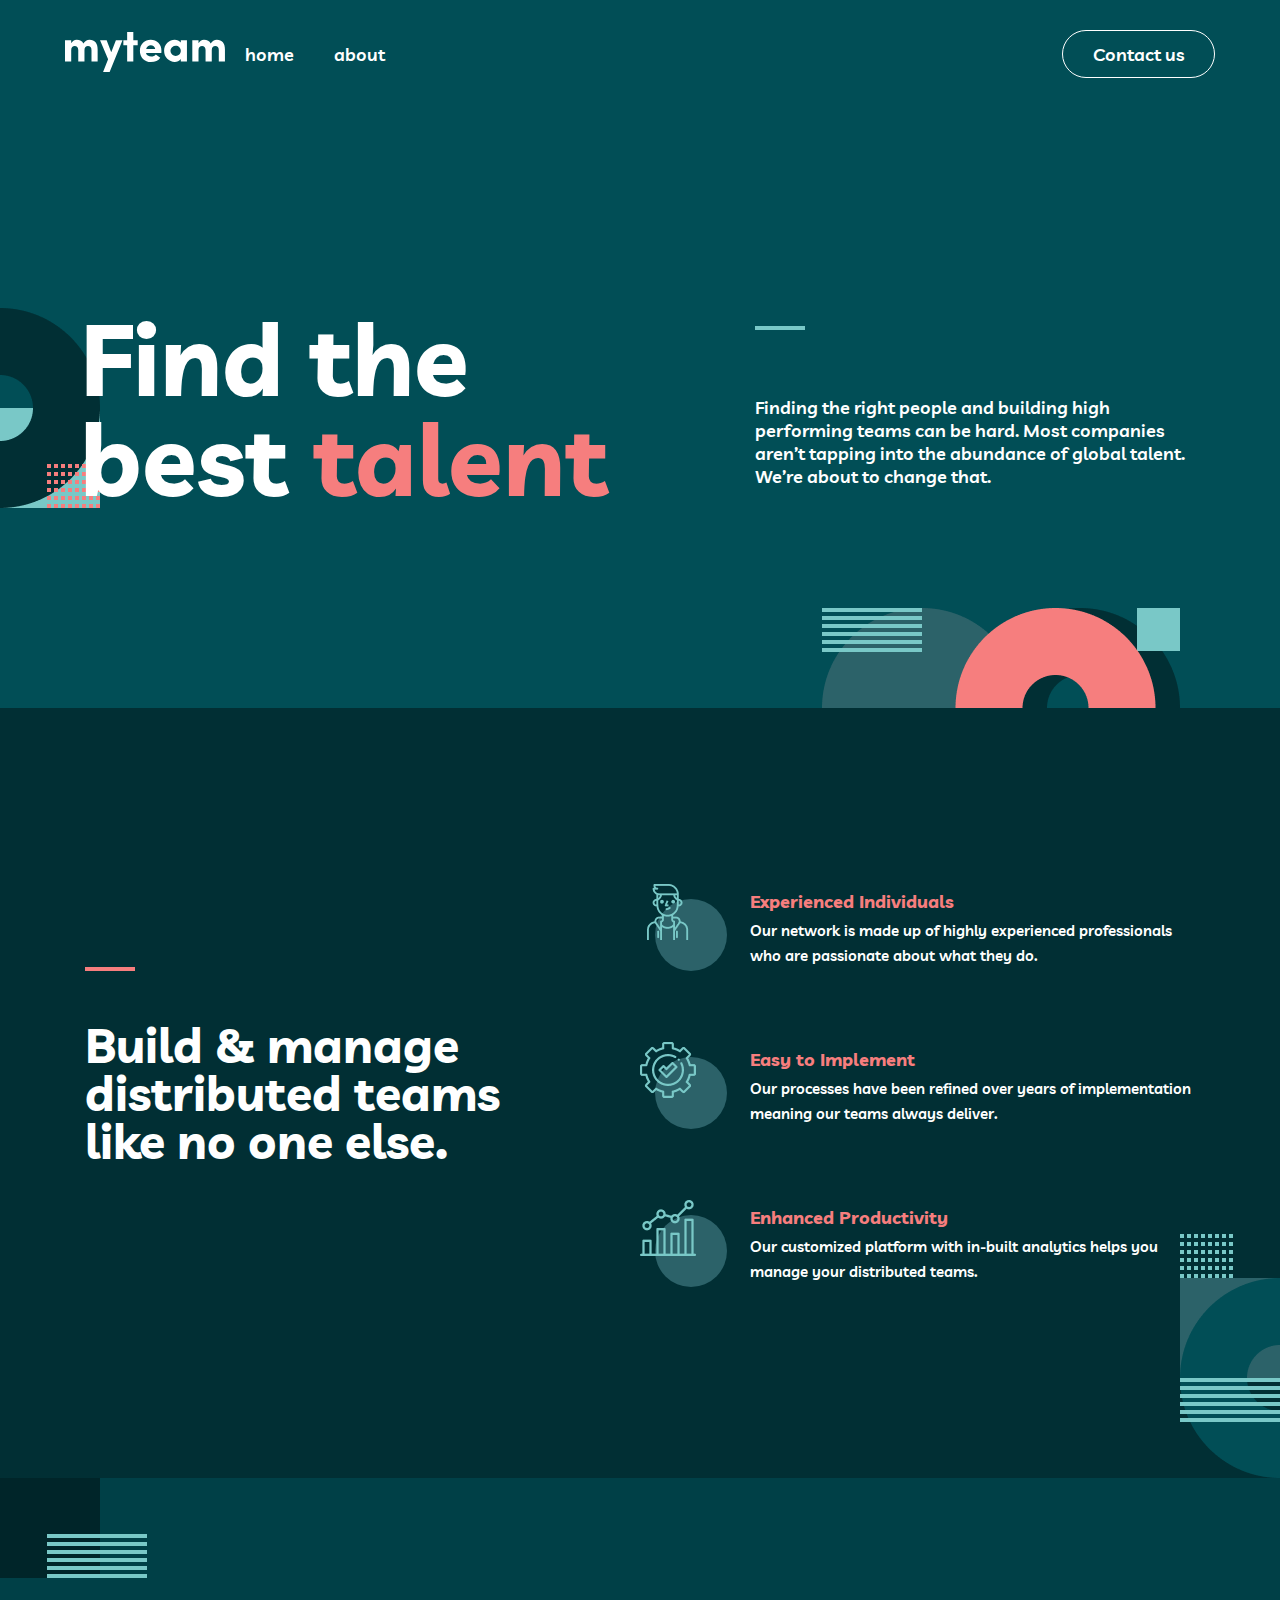
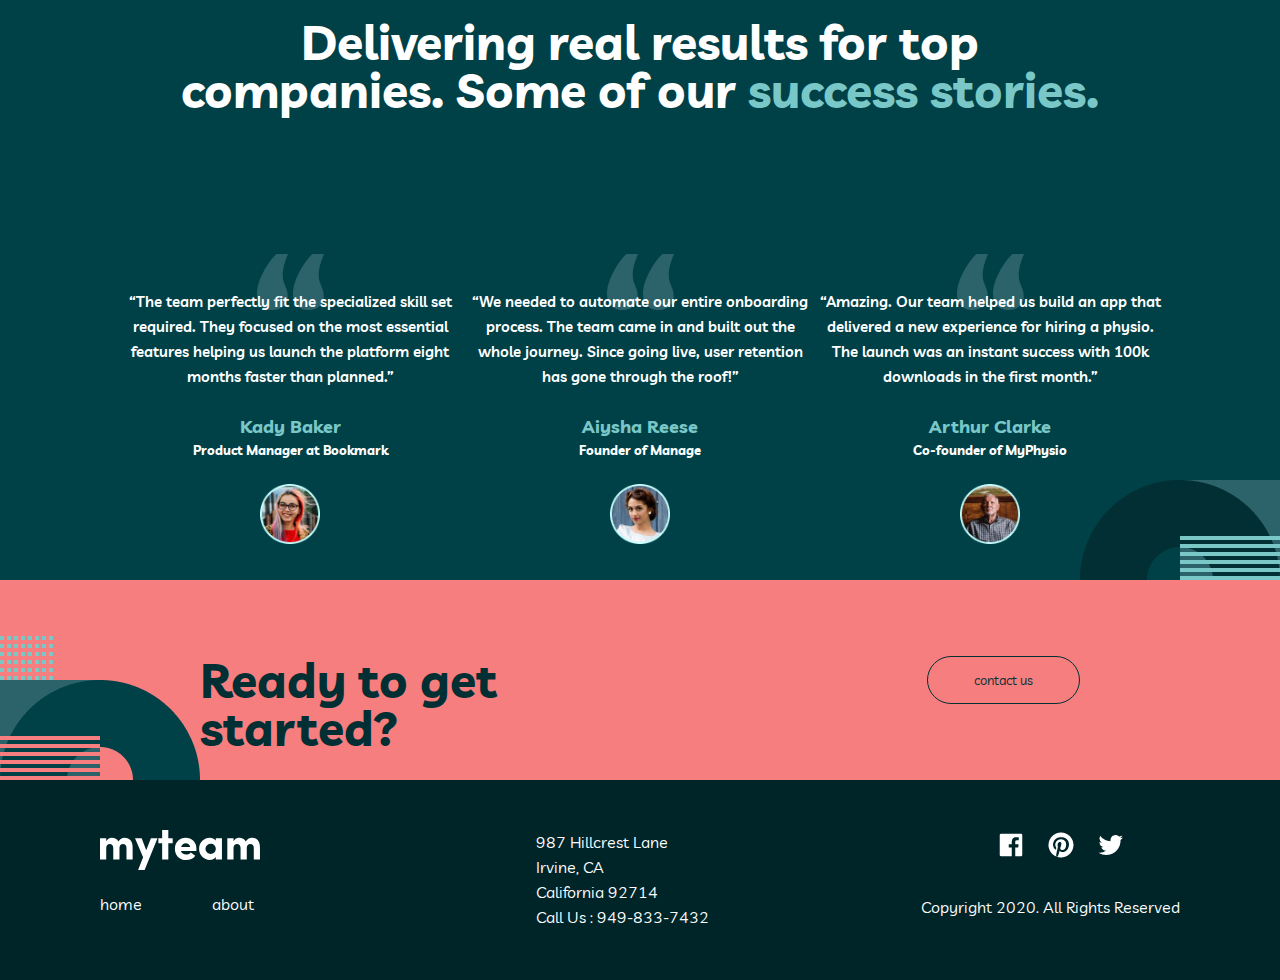
<file: index.html>
<!DOCTYPE html>
<html lang="en">

<head>
    <meta charset="UTF-8">
    <meta http-equiv="X-UA-Compatible" content="IE=edge">
    <meta name="viewport" content="width=device-width, initial-scale=1.0">
    
    <link rel="preconnect" href="https://fonts.googleapis.com">
    <link rel="preconnect" href="https://fonts.gstatic.com" crossorigin>
    <link href="https://fonts.googleapis.com/css2?family=Livvic:wght@400;500;600;700;900&display=swap" rel="stylesheet">
    <link rel="stylesheet" href="./css/main.css">
    <title>My Team</title>
</head>

<body>
    <header>
        <div class="container header-cont">
            <div class="logo-div">
                <a href="#">
                    <img src="./img/myteam.svg" alt="logo">
                </a>
                <ul class="nav-links">
                    <li class="nav-item">
                        <a href="#">
                            home
                        </a>
                    </li>
                    <li class="nav-item">
                        <a href="./about.html">
                            about
                        </a>
                    </li>
                </ul>
            </div>
            <div class="btn-div">
                <a href="./contact.html">
                    <button class="nav-btn">
                        Contact us
                    </button>
                </a>
            </div>
            <div class="nav-toggler">
                <span>

                </span>
            </div>
        </div>
    </header>
    <section class="sect1">
        <div class="container sect1-cont">
            <div class="main1">
                <h2>
                    Find the <br> best <span>talent </span>
                </h2>
            </div>
            <div class="second1">
                <p>
                    Finding the right people and building high performing teams can be hard. Most companies aren’t tapping into the abundance of global talent. We’re about to change that.
                </p>
            </div>
        </div>
    </section>
    <section class="sect2">
        <div class="container sect2-cont">
            <div class="sect2-main">
                <h2>
                    Build & manage distributed teams like no one else.
                </h2>
            </div>
            <div class="sect2-second">
                <ul class="sect2-links">
                    <li class="sect2-item">
                        <div class="sect2-img">
                            <img src="./img/prophile.png" alt="">
                        </div>
                        <div class="sect2-content">
                            <h3>
                                Experienced Individuals
                            </h3>
                            <p>
                                Our network is made up of highly experienced professionals who are passionate about what they do.
                            </p>
                        </div>
                    </li>
                    <li class="sect2-item">
                        <div class="sect2-img">
                            <img src="./img/gear.png" alt="">
                        </div>
                        <div class="sect2-content">
                            <h3>
                                Easy to Implement
                            </h3>
                            <p>
                                Our processes have been refined over years of implementation meaning our teams always deliver.
                            </p>
                        </div>
                    </li>
                    <li class="sect2-item">
                        <div class="sect2-img">
                            <img src="./img/diagram.png" alt="">
                        </div>
                        <div class="sect2-content">
                            <h3>
                                Enhanced Productivity
                            </h3>
                            <p>
                                Our customized platform with in-built analytics helps you manage your distributed teams.
                            </p>
                        </div>
                    </li>
                </ul>
            </div>
        </div>
    </section>
    <section class="sect3">
        <div class="container sect3-cont">
            <div class="sect3-main">
                <h2>
                    Delivering real results for top companies. Some of our <span> success stories.</span>
                </h2>
            </div>
            <div class="sect3-second">
                <ul class="sect-links">
                    <li class="sect3-item">
                        <div class="sect3-div">
                            <p>
                                “The team perfectly fit the specialized skill set required. They focused on the most essential features helping us launch the platform eight months faster than planned.” 
                            </p>
                            <h3>
                                Kady Baker
                            </h3>
                            <h4>
                                Product Manager at Bookmark
                            </h4>
                            <div class="sect3-img">
                                <img src="./img/kady.png" alt="">
                            </div>
                        </div>
                    </li>
                    <li class="sect3-item">
                        <div class="sect3-div">
                            <p>
                                “We needed to automate our entire onboarding process. The team came in and built out the whole journey. Since going live, user retention has gone through the roof!”
                            </p>
                            <h3>
                                Aiysha Reese
                            </h3>
                            <h4>
                                Founder of Manage
                            </h4>
                            <div class="sect3-img">
                                <img src="./img/aiysha.png" alt="">
                            </div>
                        </div>
                    </li>
                    <li class="sect3-item">
                        <div class="sect3-div">
                            <p>
                                “Amazing. Our team helped us build an app that delivered a new experience for hiring a physio. The launch was an instant success with 100k downloads in the first month.” 
                            </p>
                            <h3>
                                Arthur Clarke
                            </h3>
                            <h4>
                                Co-founder of MyPhysio
                            </h4>
                            <div class="sect3-img">
                                <img src="./img/arthur.png" alt="">
                            </div>
                        </div>
                    </li>
                </ul>
            </div>
        </div>
    </section>
    <section class="sect4">
        <div class="sect4-main">
            <h2>
                Ready to get started?
            </h2>
        </div>
        <div class="sect4-second">
            <button class="sect4-btn">
                <a href="./contact.html">
                    contact us
                </a>
            </button>
        </div>
    </section>
    <footer class="foot">
        <div class="footer-main">
            <a href="#">
                <img src="./img/myteam.svg" alt="">
            </a>
            <ul class="footer-link1">
                <li>
                    <a href="#">
                        home
                    </a>
                </li>
                <li>
                    <a href="./about.html">
                        about
                    </a>
                </li>
            </ul>
        </div>
        <div class="footer-second">
            <p>
                    987  Hillcrest Lane <br>
                    Irvine, CA <br>
                    California 92714 <br>
                    Call Us : 949-833-7432 <br>
            </p>
        </div>
        <div class="footer-third">
            <ul class="footer-links2">
                <li>
                    <a href="#">
                        <img src="./img/facebook-square-logo-24.png" alt="">
                    </a>
                </li>
                <li>
                    <a href="#">
                        <img src="./img/pinterest-logo-24.png" alt="">
                    </a>
                </li>
                <li>
                    <a href="#">
                        <img src="./img/twitter-logo-24.png" alt="">
                    </a>
                </li>
            </ul>
            <p>
                Copyright 2020. All Rights Reserved
            </p>
        </div>
    </footer>






    
</body>

</html>
</file>
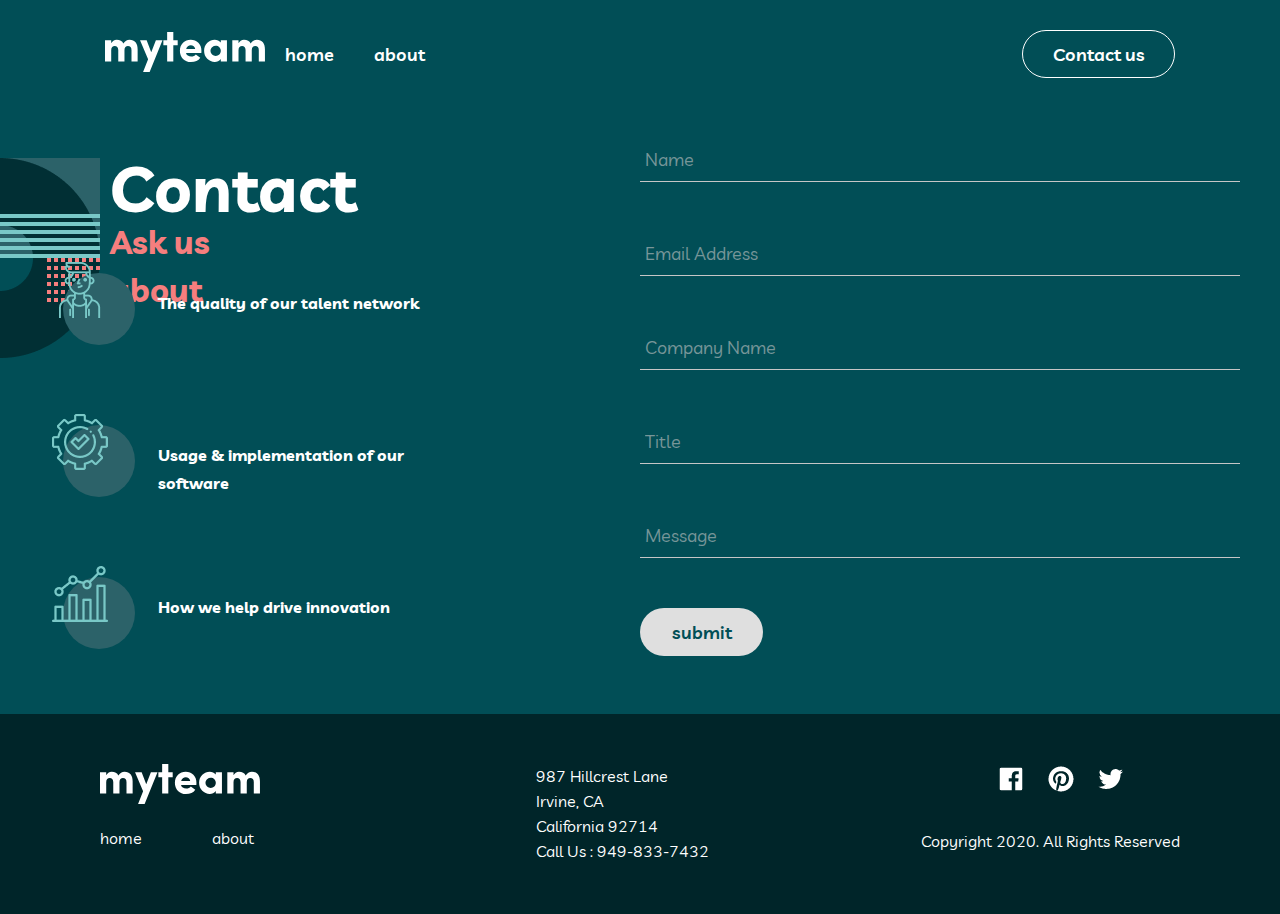
<file: contact.html>
<!DOCTYPE html>
<html lang="en">

<head>
    <meta charset="UTF-8">
    <meta http-equiv="X-UA-Compatible" content="IE=edge">
    <meta name="viewport" content="width=device-width, initial-scale=1.0">
    <title>Contact</title>
    <link rel="preconnect" href="https://fonts.googleapis.com">
    <link rel="preconnect" href="https://fonts.gstatic.com" crossorigin>
    <link href="https://fonts.googleapis.com/css2?family=Livvic:wght@400;500;600;700;900&display=swap" rel="stylesheet">
    <link rel="stylesheet" href="./css/contact.css">
</head>

<body>
    <header>
        <div class="container header-cont">
            <div class="logo-div">
                <a href="#">
                    <img src="./img/myteam.svg" alt="logo">
                </a>
                <ul class="nav-links">
                    <li class="nav-item">
                        <a href="./index.html">
                            home
                        </a>
                    </li>
                    <li class="nav-item">
                        <a href="./about.html">
                            about
                        </a>
                    </li>
                </ul>
            </div>
            <div class="btn-div">
                <a href="./contact.html">
                    <button class="nav-btn">
                        Contact us
                    </button>
                </a>
            </div>
            <div class="nav-toggler">
                <span>

                </span>
            </div>
        </div>
    </header>
    <section class="sect1">
        <div class="container">
            <div class="col-6 main">
                <h2 class="contact">
                    Contact
                </h2>
                <h3 class="ask">
                    Ask us about
                </h3>
                <ul class="sect2-links">
                    <li class="sect2-item">
                        <div class="sect2-img">
                            <img src="./img/prophile.png" alt="">
                        </div>
                        <div class="sect2-content">
                            <h3>
                                The quality of our talent network
                            </h3>
                        </div>
                    </li>
                    <li class="sect2-item">
                        <div class="sect2-img">
                            <img src="./img/gear.png" alt="">
                        </div>
                        <div class="sect2-content">
                            <h3>
                                Usage & implementation of our software
                            </h3>
                        </div>
                    </li>
                    <li class="sect2-item">
                        <div class="sect2-img">
                            <img src="./img/diagram.png" alt="">
                        </div>
                        <div class="sect2-content">
                            <h3>
                                How we help drive innovation
                            </h3>
                        </div>
                    </li>
                </ul>
            </div>
            <div class="col-6 second">
                <form action="#">
                    <div class="group">
                        <input class="input1" required="Enter your name" type="text"> <span class="bar"></span>
                        <label class="label">Name</label> <br> <br>
                    </div>
                    <div class="group">
                        <input class="input1" required="Enter your email" type="email"> <span class="bar"></span>
                        <label class="label">Email Address</label> <br> <br>
                    </div>
                    <div class="group">
                        <input class="input1" required="Enter your company name" type="text"> <span class="bar"></span>
                        <label class="label">Company Name</label> <br> <br>
                    </div>
                    <div class="group">
                        <input class="input1" required="Enter title" type="text"> <span class="bar"></span>
                        <label class="label">Title</label> <br> <br>
                    </div>
                    <div class="group">
                        <input class="input1" required="Enter your Message" type="text"> <span class="bar"></span>
                        <label class="label label-2">Message</label> <br> <br>
                    </div>
                    <input class="submit-btn" type="submit" value="submit">
                </form>
            </div>
        </div>
    </section>
    <footer class="foot">
        <div class="footer-main">
            <a href="#">
                <img src="./img/myteam.svg" alt="">
            </a>
            <ul class="footer-link1">
                <li>
                    <a href="./index.html">
                        home
                    </a>
                </li>
                <li>
                    <a href="./about.html">
                        about
                    </a>
                </li>
            </ul>
        </div>
        <div class="footer-second">
            <p>
                987 Hillcrest Lane <br>
                Irvine, CA <br>
                California 92714 <br>
                Call Us : 949-833-7432 <br>
            </p>
        </div>
        <div class="footer-third">
            <ul class="footer-links2">
                <li>
                    <a href="#">
                        <img src="./img/facebook-square-logo-24.png" alt="">
                    </a>
                </li>
                <li>
                    <a href="#">
                        <img src="./img/pinterest-logo-24.png" alt="">
                    </a>
                </li>
                <li>
                    <a href="#">
                        <img src="./img/twitter-logo-24.png" alt="">
                    </a>
                </li>
            </ul>
            <p>
                Copyright 2020. All Rights Reserved
            </p>
        </div>
    </footer>
</body>

</html>
</file>
<file: css/main.css>
* {
  margin: 0;
  padding: 0;
  box-sizing: border-box;
  font-family: "Livvic", sans-serif;
}

header {
  padding: 30px 65px;
  background-color: #014E56;
  position: relative;
}

.header-cont {
  width: 100%;
  display: flex;
  align-items: center;
  justify-content: space-between;
}

.logo-div {
  display: flex;
  justify-content: space-between;
  align-items: center;
}

.nav-links {
  display: flex;
  align-items: center;
  justify-content: space-between;
  list-style: none;
}

.nav-item {
  margin: 0 20px;
}
.nav-item a {
  text-decoration: none;
  font-size: 18px;
  font-weight: 600;
  color: #fff;
  transition: 0.5s;
}
.nav-item a:hover {
  color: #F67E7E;
}

.nav-btn {
  width: 153px;
  height: 48px;
  border: 1px solid #fff;
  border-radius: 25px;
  background-color: transparent;
  color: #fff;
  font-size: 18px;
  font-weight: 600;
  transition: 0.5s;
}

.nav-btn:hover {
  background-color: #fff;
  color: #014E56;
}

.nav-toggler {
  width: 45px;
  height: 40px;
  border: 1px solid transparent;
  cursor: pointer;
  position: sticky;
  right: 20px;
  top: 30px;
  border-radius: 5px;
  background: transparent;
  display: none;
  align-items: center;
  justify-content: center;
}

.nav-toggler span {
  height: 3px;
  width: 20px;
  background-color: #fff;
  display: inline-block;
  position: relative;
}

.nav-toggler span::before {
  content: "";
  width: 20px;
  height: 3px;
  background: #fff;
  position: absolute;
  top: -6px;
  left: 0;
}

.nav-toggler span::after {
  content: "";
  width: 20px;
  height: 3px;
  background: #fff;
  position: absolute;
  top: 6px;
  left: 0;
}

@media (max-width: 870px) {
  .nav-toggler {
    display: flex;
  }
  .nav-links {
    display: none;
  }
  .btn-div {
    display: none;
  }
  header {
    padding: 30px 45px;
    background-color: #014E56;
  }
}
.sect1 {
  padding: 200px 80px;
  background-color: #014E56;
  background-image: url(../img/Group7.png), url(../img/Group8.png);
  background-repeat: no-repeat;
  background-position: bottom right 100px, center left;
}

.sect1-cont {
  display: flex;
  align-items: flex-end;
  justify-content: space-between;
  position: relative;
}

.main1 h2 {
  font-size: 100px;
  font-weight: 700;
  color: #fff;
  line-height: 100px;
  width: 625px;
  height: 200px;
  font-family: "Livvic", sans-serif;
}
.main1 h2 span {
  color: #F67E7E;
}

.second1 p {
  width: 445px;
  height: 112px;
  font-size: 18px;
  font-weight: 600;
  color: #fff;
  font-family: "Livvic", sans-serif;
}

.second1 {
  position: relative;
}
.second1 p::before {
  content: "";
  width: 50px;
  height: 4px;
  background-color: #79C8C7;
  position: absolute;
  top: -70px;
}

@media (max-width: 1150px) {
  .sect1 {
    padding: 200px 30px;
    background-color: #014E56;
  }
}
@media (max-width: 1110px) {
  .sect1 {
    padding: 200px 30px;
    background-color: #014E56;
  }
  .main1 h2 {
    font-size: 80px;
    font-weight: 700;
    color: #fff;
    line-height: 80px;
    width: 555px;
    height: 160px;
    font-family: "Livvic", sans-serif;
  }
  .main1 h2 span {
    color: #F67E7E;
  }
  .second1 p {
    width: 405px;
    height: 90px;
    font-size: 16px;
    font-weight: 600;
    line-height: 20px;
    color: #fff;
    font-family: "Livvic", sans-serif;
  }
}
@media (max-width: 990px) {
  .main1 {
    top: 0;
    left: 0;
  }
  .second1 {
    position: absolute;
    bottom: 0;
    right: 0;
  }
}
@media (max-width: 890px) {
  .sect1-cont {
    display: flex;
    align-items: center;
    justify-content: center;
    flex-direction: column;
    position: relative;
  }
  .sect1-cont .main1 {
    position: relative;
    top: 0;
    left: 0;
  }
  .sect1-cont .second1 {
    position: relative;
    bottom: -90px;
    right: 70px;
  }
}
@media (max-width: 650px) {
  .sect1 {
    padding: 180px 30px;
    background-color: #014E56;
    background-image: url(../img/Group7.png);
    background-repeat: no-repeat;
    background-position: bottom center;
  }
  .sect1-cont {
    display: flex;
    align-items: center;
    justify-content: center;
    flex-direction: column;
  }
  .sect1-cont .main1 {
    width: 400px;
    height: 120px;
    position: relative;
  }
  .sect1-cont .main1 h2 {
    width: 100%;
    height: 100%;
    font-size: 64px;
    line-height: 56px;
    text-align: center;
    position: absolute;
  }
  .sect1-cont .second1 {
    width: 400px;
    height: 84px;
    position: relative;
    bottom: 0px;
    left: 15px;
  }
  .sect1-cont .second1 p {
    font-family: Livvic;
    font-size: 15px;
    font-weight: 600;
    line-height: 28px;
    letter-spacing: 0px;
    text-align: center;
    position: absolute;
    left: 0px;
    bottom: 0px;
  }
  .sect1-cont .second1 p::before {
    content: "";
    width: 50px;
    height: 4px;
    background-color: #79C8C7;
    position: absolute;
    top: -70px;
    display: none;
  }
}
@media (max-width: 440px) {
  .sect1 {
    padding: 20px 10px 170px 10px;
  }
  .sect1-cont .main1 {
    width: 320px;
    height: 80px;
    position: relative;
  }
  .sect1-cont .main1 h2 {
    width: 100%;
    height: 100%;
    font-size: 40px;
    line-height: 40px;
    text-align: center;
    position: absolute;
  }
  .sect1-cont .second1 {
    width: 320px;
    height: 80px;
    position: relative;
    bottom: 0px;
    left: 1px;
  }
  .sect1-cont .second1 p {
    width: 100%;
    height: 100%;
    font-family: Livvic;
    font-size: 15px;
    font-weight: 600;
    line-height: 28px;
    letter-spacing: 0px;
    text-align: center;
    position: absolute;
    left: 0px;
    bottom: 0px;
  }
}
@media (max-width: 343px) {
  .sect1-cont {
    width: 100%;
    height: 170px;
  }
  .sect1-cont .main1 {
    width: 280px;
    height: auto;
    position: relative;
  }
  .sect1-cont .main1 h2 {
    width: 100%;
    height: 100%;
    font-size: 40px;
    line-height: 40px;
    text-align: center;
    position: relative;
  }
  .sect1-cont .second1 {
    width: 280px;
    height: auto;
    position: relative;
    bottom: 0px;
    left: 1px;
  }
  .sect1-cont .second1 p {
    width: 100%;
    height: 100%;
    font-family: Livvic;
    font-size: 15px;
    font-weight: 600;
    line-height: 28px;
    letter-spacing: 0px;
    text-align: center;
    position: relative;
    left: 0px;
    bottom: 0px;
  }
}
.sect2 {
  padding: 140px 85px;
  background-color: #012F34;
  position: relative;
  background-image: url(../img/sect2back.png);
  background-repeat: no-repeat;
  background-position: right bottom;
}

.sect2-cont {
  display: flex;
  align-items: center;
  justify-content: space-between;
}

.sect2-main {
  position: relative;
}
.sect2-main h2 {
  width: 445px;
  height: 144px;
  font-family: "Livvic";
  font-style: normal;
  font-weight: 700;
  font-size: 48px;
  line-height: 48px;
  color: #FFFFFF;
}
.sect2-main h2::before {
  content: "";
  width: 50px;
  height: 4px;
  background-color: #F67E7E;
  display: block;
  position: absolute;
  top: -54px;
}

.sect2-links {
  list-style: none;
}

.sect2-item {
  display: flex;
  align-items: center;
  justify-content: space-between;
  margin: 16px 0px;
  position: relative;
}
.sect2-item .sect2-img {
  margin: 35px 23px;
  width: 72px;
  height: 72px;
  position: relative;
  background-color: #2C6269;
  border: 1px solid transparent;
  border-radius: 50%;
}
.sect2-item .sect2-img img {
  position: absolute;
  top: -16px;
  left: -16px;
}
.sect2-item .sect2-content {
  position: relative;
}
.sect2-item .sect2-content h3 {
  position: absolute;
  height: 28px;
  left: 0%;
  right: 0%;
  top: calc(50% - 14px - 33px);
  font-family: "Livvic";
  font-style: normal;
  font-weight: 700;
  font-size: 18px;
  line-height: 28px;
  color: #F67E7E;
}
.sect2-item .sect2-content p {
  margin-top: 16px;
  height: 50px;
  width: 445px;
  font-family: "Livvic";
  font-style: normal;
  font-weight: 600;
  font-size: 15px;
  line-height: 25px;
  color: #FFFFFF;
}

@media (max-width: 1117px) {
  .sect2-main {
    position: relative;
  }
  .sect2-main h2 {
    width: 380px;
    height: 144px;
    font-family: "Livvic";
    font-style: normal;
    font-weight: 700;
    font-size: 38px;
    line-height: 38px;
    color: #FFFFFF;
  }
  .sect2-main h2::before {
    content: "";
    width: 50px;
    height: 4px;
    background-color: #F67E7E;
    display: block;
    position: absolute;
    top: -54px;
  }
  .sect2-content h3 {
    width: 240px;
    height: auto;
  }
  .sect2-content p {
    width: 350px;
    height: auto;
  }
}
@media (max-width: 1047px) {
  .sect2 {
    background-image: url(../img/sect2back.png);
    background-repeat: no-repeat;
    background-position: right top;
  }
  .sect2-cont {
    display: flex;
    align-items: center;
    justify-content: center;
    flex-direction: column;
  }
}
@media (max-width: 580px) {
  .sect2-main {
    position: relative;
    text-align: left;
    left: -25%;
  }
  .sect2-main h2 {
    width: 240px;
    height: 160px;
    font-family: "Livvic";
    font-style: normal;
    font-weight: 700;
    font-size: 32px;
    line-height: 32px;
    color: #FFFFFF;
  }
  .sect2-item {
    display: flex;
    align-items: center;
    justify-content: center;
    flex-direction: column;
    width: 327px;
    position: relative;
  }
  .sect2-item .sect2-content h3 {
    position: relative;
    height: 28px;
    width: 327px;
    text-align: center;
    font-family: Livvic;
    font-size: 18px;
    font-weight: 700;
    line-height: 28px;
    letter-spacing: 0px;
    text-align: center;
  }
  .sect2-item .sect2-content p {
    position: relative;
    height: 75px;
    width: 327px;
    text-align: center;
    font-family: Livvic;
    font-size: 15px;
    font-weight: 600;
    line-height: 25px;
    letter-spacing: 0px;
    text-align: center;
  }
}
@media (max-width: 343px) {
  .sect2-main {
    position: relative;
    text-align: left;
    left: -18%;
  }
  .sect2-main h2 {
    width: 240px;
    height: 160px;
    font-family: "Livvic";
    font-style: normal;
    font-weight: 700;
    font-size: 32px;
    line-height: 32px;
    color: #FFFFFF;
  }
  .sect2-item {
    display: flex;
    align-items: center;
    justify-content: center;
    flex-direction: column;
    width: 280px;
    position: relative;
  }
  .sect2-item .sect2-content h3 {
    position: relative;
    height: auto;
    width: 280px;
    text-align: center;
    font-family: Livvic;
    font-size: 18px;
    font-weight: 700;
    line-height: 28px;
    letter-spacing: 0px;
    text-align: center;
  }
  .sect2-item .sect2-content p {
    position: relative;
    height: auto;
    width: 280px;
    text-align: center;
    font-family: Livvic;
    font-size: 15px;
    font-weight: 600;
    line-height: 25px;
    letter-spacing: 0px;
    text-align: center;
  }
}
.sect3 {
  width: 100%;
  background-color: #004047;
  background-image: url(../img/sect3back.png), url(../img/sect3back1.png);
  background-repeat: no-repeat;
  background-position: right bottom, top left;
}

.sect3-main {
  padding: 140px 100px;
  display: flex;
  align-items: center;
  justify-content: center;
}
.sect3-main h2 {
  text-align: center;
  font-size: 48px;
  font-weight: 700;
  line-height: 48px;
  letter-spacing: 0px;
  height: 96px;
  width: 932px;
  color: #fff;
}
.sect3-main h2 span {
  color: #79C8C7;
}

.sect3-second .sect-links {
  display: flex;
  align-items: flex-start;
  justify-content: center;
  list-style: none;
  flex-wrap: wrap;
}
.sect3-second .sect-links .sect3-div {
  width: 350px;
  padding: 35px 70px;
  display: flex;
  align-items: center;
  justify-content: center;
  flex-direction: column;
  background-image: url(../img/itemback.png);
  background-repeat: no-repeat;
  background-position: center top;
}
.sect3-second .sect-links .sect3-div p {
  height: 100px;
  width: 350px;
  font-family: "Livvic";
  font-style: normal;
  font-weight: 600;
  font-size: 15px;
  line-height: 25px;
  text-align: center;
  color: #FFFFFF;
}
.sect3-second .sect-links .sect3-div h3 {
  margin-top: 24px;
  height: 28px;
  width: 350px;
  font-family: "Livvic";
  font-style: normal;
  font-weight: 700;
  font-size: 18px;
  line-height: 28px;
  text-align: center;
  color: #79C8C7;
}
.sect3-second .sect-links .sect3-div h4 {
  height: 18px;
  width: 350px;
  font-family: "Livvic";
  font-size: 13px;
  line-height: 18px;
  text-align: center;
  color: #FFFFFF;
}
.sect3-second .sect-links .sect3-div .sect3-img {
  margin-top: 24px;
  width: 62px;
  height: 62px;
  border: 1px solid transparent;
  border-radius: 50%;
}
.sect3-second .sect-links .sect3-div .sect3-img img {
  width: 100%;
  height: 100%;
}

@media (max-width: 769px) {
  .sect3-main h2 {
    font-size: 32px;
  }
}
@media (max-width: 450px) {
  .sect3-main {
    padding: 120px 30px 80px 30px;
    margin-bottom: 40px;
  }
  .sect3-main h2 {
    height: 128px;
    width: 327px;
  }
}
.sect4 {
  width: 100%;
  background-color: #F67E7E;
  background-image: url(../img/sect4back.png);
  background-repeat: no-repeat;
  background-position: left bottom;
  padding: 76px 200px;
  display: flex;
  align-items: center;
  justify-content: space-between;
  flex-wrap: wrap;
}

.sect4-main h2 {
  height: 48px;
  width: 504px;
  font-family: "Livvic";
  font-style: normal;
  font-weight: 700;
  font-size: 48px;
  line-height: 48px;
  color: #012F34;
}

.sect4-btn {
  width: 153px;
  height: 48px;
  border: 1px solid #012F34;
  border-radius: 50px;
  background-color: transparent;
  transition: 0.5s;
}
.sect4-btn a {
  color: #012F34;
  width: 100%;
  height: 100%;
  text-decoration: none;
  background-color: transparent;
}

.sect4-btn:hover {
  background-color: #79C8C7;
}
.sect4-btn:hover a {
  color: #012F34;
}

@media (max-width: 1080px) {
  .sect4 {
    justify-content: center;
  }
  .sect4 .sect4-btn {
    margin-top: 50px;
  }
}
@media (max-width: 521px) {
  .sect4 {
    padding: 30px 10px;
    height: 302px;
  }
  .sect4 .sect4-main h2 {
    width: 300px;
    font-size: 32px;
    text-align: center;
  }
}
@media (max-width: 368px) {
  .sect4 {
    padding: 30px 20px;
    height: 302px;
  }
  .sect4 .sect4-main h2 {
    width: 250px;
    font-size: 26px;
    text-align: center;
  }
  .sect4 .sect4-btn {
    margin-bottom: 70px;
  }
}
.foot {
  width: 100%;
  padding: 50px 100px;
  display: flex;
  align-items: flex-start;
  justify-content: space-between;
  background-color: #002529;
  flex-wrap: wrap;
}

.footer-main ul {
  list-style: none;
  display: flex;
  align-items: center;
  justify-content: flex-start;
  margin-top: 20px;
}
.footer-main ul li {
  margin-right: 70px;
}
.footer-main ul li a {
  color: #fff;
  text-decoration: none;
  transition: 0.5s;
}
.footer-main ul li a:hover {
  color: #F67E7E;
}

.footer-second p {
  color: #fff;
  font-size: 16px;
  line-height: 25px;
}

.footer-third {
  display: flex;
  align-items: center;
  justify-content: flex-end;
  flex-direction: column;
}
.footer-third ul {
  list-style: none;
  display: flex;
  align-items: center;
  justify-content: flex-end;
}
.footer-third ul a {
  margin-left: 20px;
}
.footer-third p {
  color: #fff;
  font-size: 16px;
  line-height: 25px;
  margin-top: 12%;
}

@media (max-width: 925px) {
  .footer-third {
    width: 100%;
    display: flex;
    align-items: center;
    justify-content: space-between;
    flex-direction: row;
  }
  .footer-third p {
    margin-top: 0%;
    text-align: center;
  }
}
@media (max-width: 664px) {
  .foot {
    width: 100%;
    display: flex;
    align-items: center;
    justify-content: center;
    background-color: #002529;
    flex-wrap: wrap;
    flex-direction: column;
  }
  .foot .footer-main {
    width: 160px;
    display: flex;
    align-items: center;
    justify-content: center;
    flex-direction: column;
  }
  .foot .footer-main .footer-link1 {
    width: 100%;
    display: flex;
    align-items: center;
    justify-content: space-between;
  }
  .foot .footer-second {
    margin-top: 50px;
  }
  .foot .footer-second p {
    text-align: center;
  }
  .foot .footer-third {
    margin-top: 50px;
    display: flex;
    align-items: center;
    justify-content: center;
    flex-direction: column;
  }
}/*# sourceMappingURL=main.css.map */
</file>
<file: css/contact.css>
* {
  margin: 0;
  padding: 0;
  box-sizing: border-box;
  font-family: "Livvic", sans-serif;
}

header {
  padding: 30px 65px;
  background-color: #014E56;
  position: relative;
}

.header-cont {
  width: 100%;
  display: flex;
  align-items: center;
  justify-content: space-between;
}

.logo-div {
  display: flex;
  justify-content: space-between;
  align-items: center;
}

.nav-links {
  display: flex;
  align-items: center;
  justify-content: space-between;
  list-style: none;
}

.nav-item {
  margin: 0 20px;
}
.nav-item a {
  text-decoration: none;
  font-size: 18px;
  font-weight: 600;
  color: #fff;
  transition: 0.5s;
}
.nav-item a:hover {
  color: #F67E7E;
}

.nav-btn {
  width: 153px;
  height: 48px;
  border: 1px solid #fff;
  border-radius: 25px;
  background-color: transparent;
  color: #fff;
  font-size: 18px;
  font-weight: 600;
  transition: 0.5s;
}

.nav-btn:hover {
  background-color: #fff;
  color: #014E56;
}

.nav-toggler {
  width: 45px;
  height: 40px;
  border: 1px solid transparent;
  cursor: pointer;
  position: sticky;
  right: 20px;
  top: 30px;
  border-radius: 5px;
  background: transparent;
  display: none;
  align-items: center;
  justify-content: center;
}

.nav-toggler span {
  height: 3px;
  width: 20px;
  background-color: #fff;
  display: inline-block;
  position: relative;
}

.nav-toggler span::before {
  content: "";
  width: 20px;
  height: 3px;
  background: #fff;
  position: absolute;
  top: -6px;
  left: 0;
}

.nav-toggler span::after {
  content: "";
  width: 20px;
  height: 3px;
  background: #fff;
  position: absolute;
  top: 6px;
  left: 0;
}

@media (max-width: 870px) {
  .nav-toggler {
    display: flex;
  }
  .nav-links {
    display: none;
  }
  .btn-div {
    display: none;
  }
  header {
    padding: 30px 45px;
    background-color: #014E56;
  }
}
.sect1 {
  background-color: #014E56;
  background-image: url(../img/contactback.png);
  background-repeat: no-repeat;
  background-position: left top 50px;
}

.container {
  padding: 0 40px;
  margin: 0 auto;
  display: flex;
  flex-wrap: wrap;
}

.col-6 {
  min-width: 360px;
  width: 50%;
  background-color: rgb(120, 116, 116);
  margin: 20px auto;
  position: relative;
}

.main {
  background-color: transparent;
  position: relative;
}

.contact {
  position: relative;
  width: 100px;
  height: 100px;
  left: 70px;
  top: 10px;
  font-family: "Livvic";
  font-style: normal;
  font-weight: 700;
  font-size: 64px;
  line-height: 100px;
  color: #FFFFFF;
}

.ask {
  position: absolute;
  width: 200px;
  height: 48px;
  left: 70px;
  top: 90px;
  font-family: "Livvic";
  font-style: normal;
  font-weight: 700;
  font-size: 32px;
  line-height: 48px;
  color: #F67E7E;
}

.sect2-links {
  list-style: none;
}

.sect2-item {
  display: flex;
  align-items: center;
  margin: 10px 0px;
  position: relative;
}
.sect2-item .sect2-img {
  margin: 35px 23px;
  width: 72px;
  height: 72px;
  position: relative;
  background-color: #2C6269;
  border: 1px solid transparent;
  border-radius: 50%;
}
.sect2-item .sect2-img img {
  position: absolute;
  top: -12px;
  left: -12px;
}
.sect2-item .sect2-content {
  position: relative;
}
.sect2-item .sect2-content h3 {
  position: absolute;
  width: 280px;
  height: 28px;
  left: 0%;
  right: 0%;
  top: -20px;
  font-family: "Livvic";
  font-style: normal;
  font-weight: 700;
  font-size: 1rem;
  line-height: 28px;
  color: #ffffff;
}

.second {
  background-color: transparent;
}
.second form {
  width: 100%;
  margin: 10px auto;
}
.second .group {
  position: relative;
  margin: 10px auto;
}
.second .group .input1 {
  background: none;
  color: #fff;
  font-size: 18px;
  padding: 10px 10px 10px 5px;
  display: block;
  width: 100%;
  border: none;
  border-bottom: 1px solid #c6c6c6;
}
.second .group .input1:focus {
  outline: none;
}
.second .group .label {
  color: #c6c6c6;
  font-size: 18px;
  font-weight: normal;
  position: absolute;
  pointer-events: none;
  top: 10px;
  left: 5px;
  transition: 0.4s ease all;
  mix-blend-mode: normal;
  opacity: 0.6;
}
.second .group .input1:focus ~ .label, .second .group .input1:valid ~ .label {
  top: -10px;
  font-size: 14px;
}
.second .group .bar {
  position: relative;
  display: block;
}
.second .group .bar::before {
  content: "";
  height: 2px;
  width: 0%;
  position: absolute;
  background-color: #79C8C7;
  left: 0;
  bottom: 0px;
  transition: all 0.1s ease;
}
.second .group .input1:focus ~ .bar::before {
  width: 100%;
}
.second .submit-btn {
  width: 123px;
  height: 48px;
  border: 1px solid transparent;
  border-radius: 50px;
  font-size: 18px;
  font-weight: 600;
  color: #014E56;
  cursor: pointer;
  background-color: rgb(223, 223, 223);
  transition: all 0.3s ease;
}
.second .submit-btn:hover {
  background-color: #ffffff;
}

@media (max-width: 857px) {
  .container {
    padding: 0 10px;
  }
  .col-6 {
    width: 80%;
  }
}
@media (max-width: 467px) {
  .sect1 {
    background-image: none;
  }
  .container {
    width: 327px;
    margin: 0;
    padding: 0;
  }
  .col-6 {
    width: 100%;
    outline: none;
  }
  .contact {
    left: 20px;
    font-size: 40px;
    width: 80px;
  }
  .ask {
    font-size: 28px;
    width: 180px;
    left: 20px;
  }
  .sect2-links {
    width: 100%;
  }
  .sect2-item {
    outline: none;
    width: 100%;
  }
  .sect2-item .sect2-content h3 {
    width: 200px;
  }
}
.foot {
  width: 100%;
  padding: 50px 100px;
  display: flex;
  align-items: flex-start;
  justify-content: space-between;
  background-color: #002529;
  flex-wrap: wrap;
}

.footer-main ul {
  list-style: none;
  display: flex;
  align-items: center;
  justify-content: flex-start;
  margin-top: 20px;
}
.footer-main ul li {
  margin-right: 70px;
}
.footer-main ul li a {
  color: #fff;
  text-decoration: none;
  transition: 0.5s;
}
.footer-main ul li a:hover {
  color: #F67E7E;
}

.footer-second p {
  color: #fff;
  font-size: 16px;
  line-height: 25px;
}

.footer-third {
  display: flex;
  align-items: center;
  justify-content: flex-end;
  flex-direction: column;
}
.footer-third ul {
  list-style: none;
  display: flex;
  align-items: center;
  justify-content: flex-end;
}
.footer-third ul a {
  margin-left: 20px;
}
.footer-third p {
  color: #fff;
  font-size: 16px;
  line-height: 25px;
  margin-top: 12%;
}

@media (max-width: 925px) {
  .footer-third {
    width: 100%;
    display: flex;
    align-items: center;
    justify-content: space-between;
    flex-direction: row;
  }
  .footer-third p {
    margin-top: 0%;
    text-align: center;
  }
}
@media (max-width: 664px) {
  .foot {
    width: 100%;
    display: flex;
    align-items: center;
    justify-content: center;
    background-color: #002529;
    flex-wrap: wrap;
    flex-direction: column;
  }
  .foot .footer-main {
    width: 160px;
    display: flex;
    align-items: center;
    justify-content: center;
    flex-direction: column;
  }
  .foot .footer-main .footer-link1 {
    width: 100%;
    display: flex;
    align-items: center;
    justify-content: space-between;
  }
  .foot .footer-second {
    margin-top: 50px;
  }
  .foot .footer-second p {
    text-align: center;
  }
  .foot .footer-third {
    margin-top: 50px;
    display: flex;
    align-items: center;
    justify-content: center;
    flex-direction: column;
  }
}/*# sourceMappingURL=contact.css.map */
</file>
